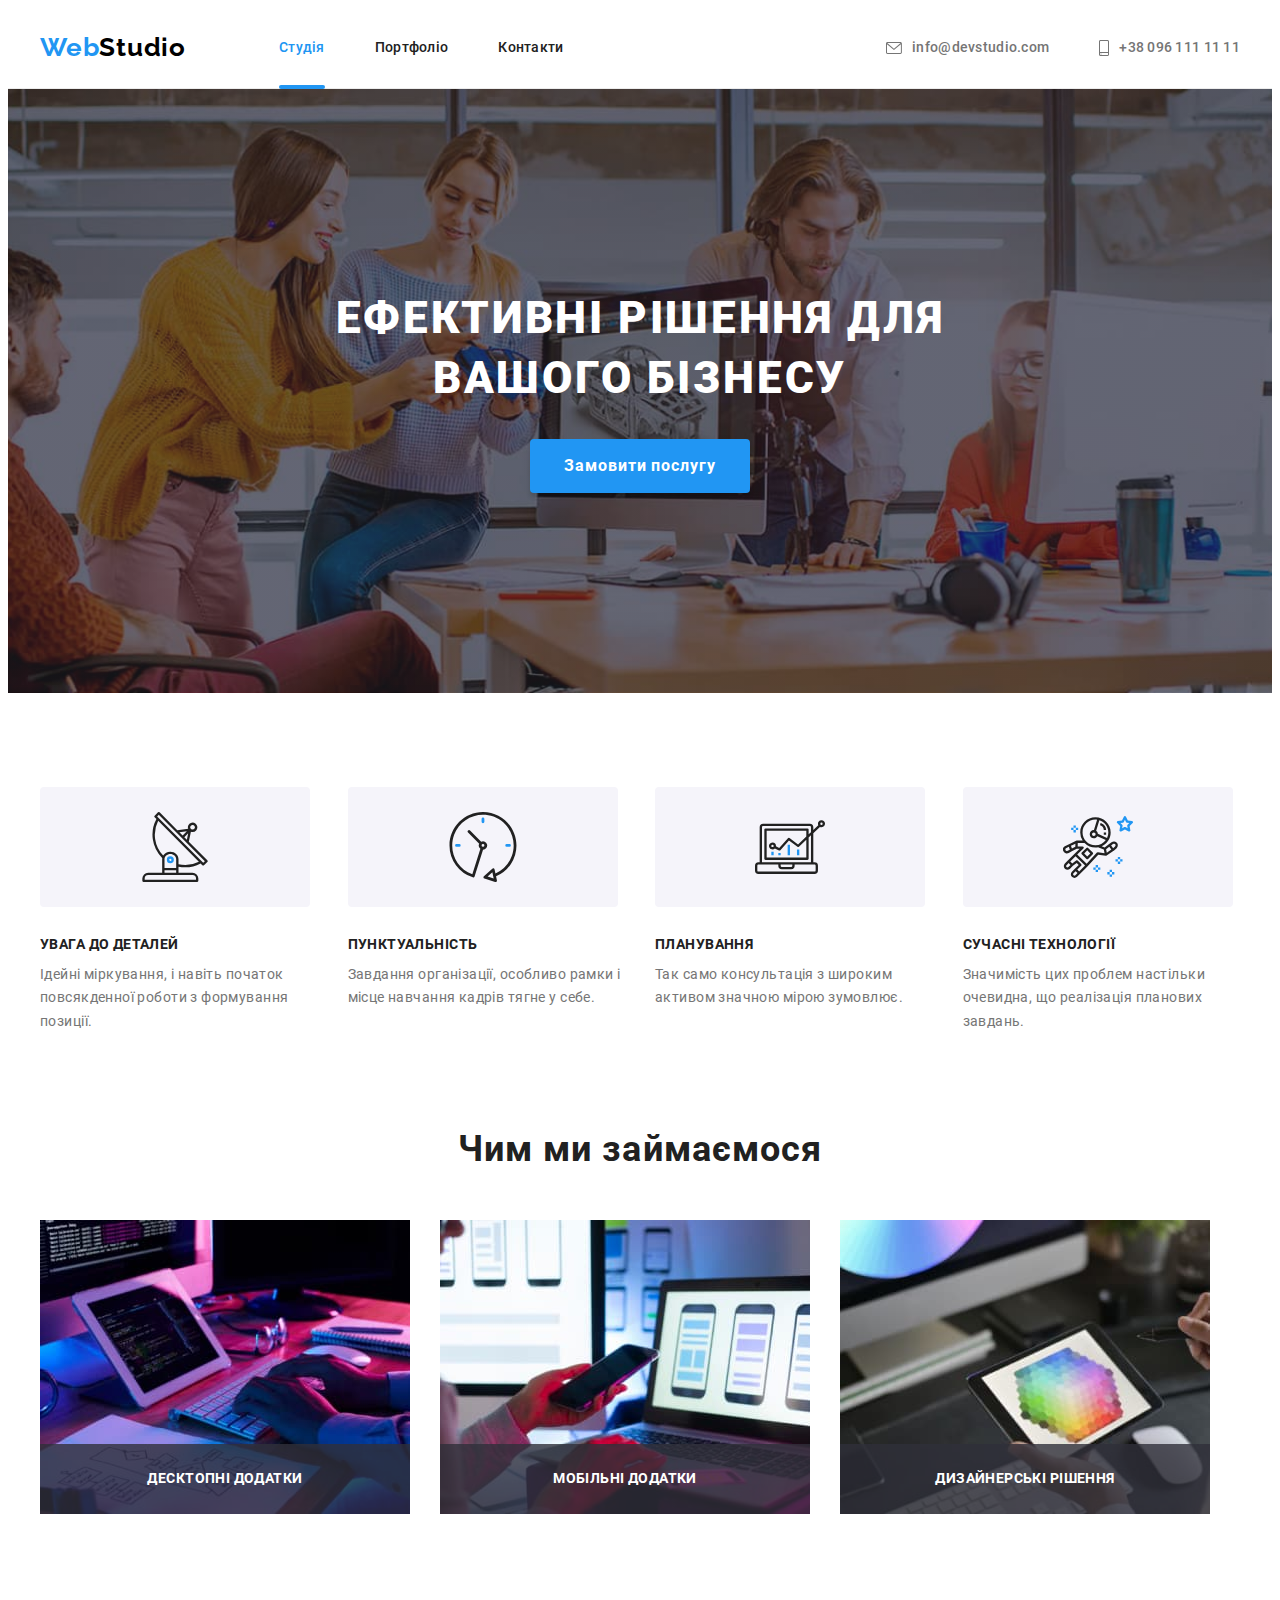
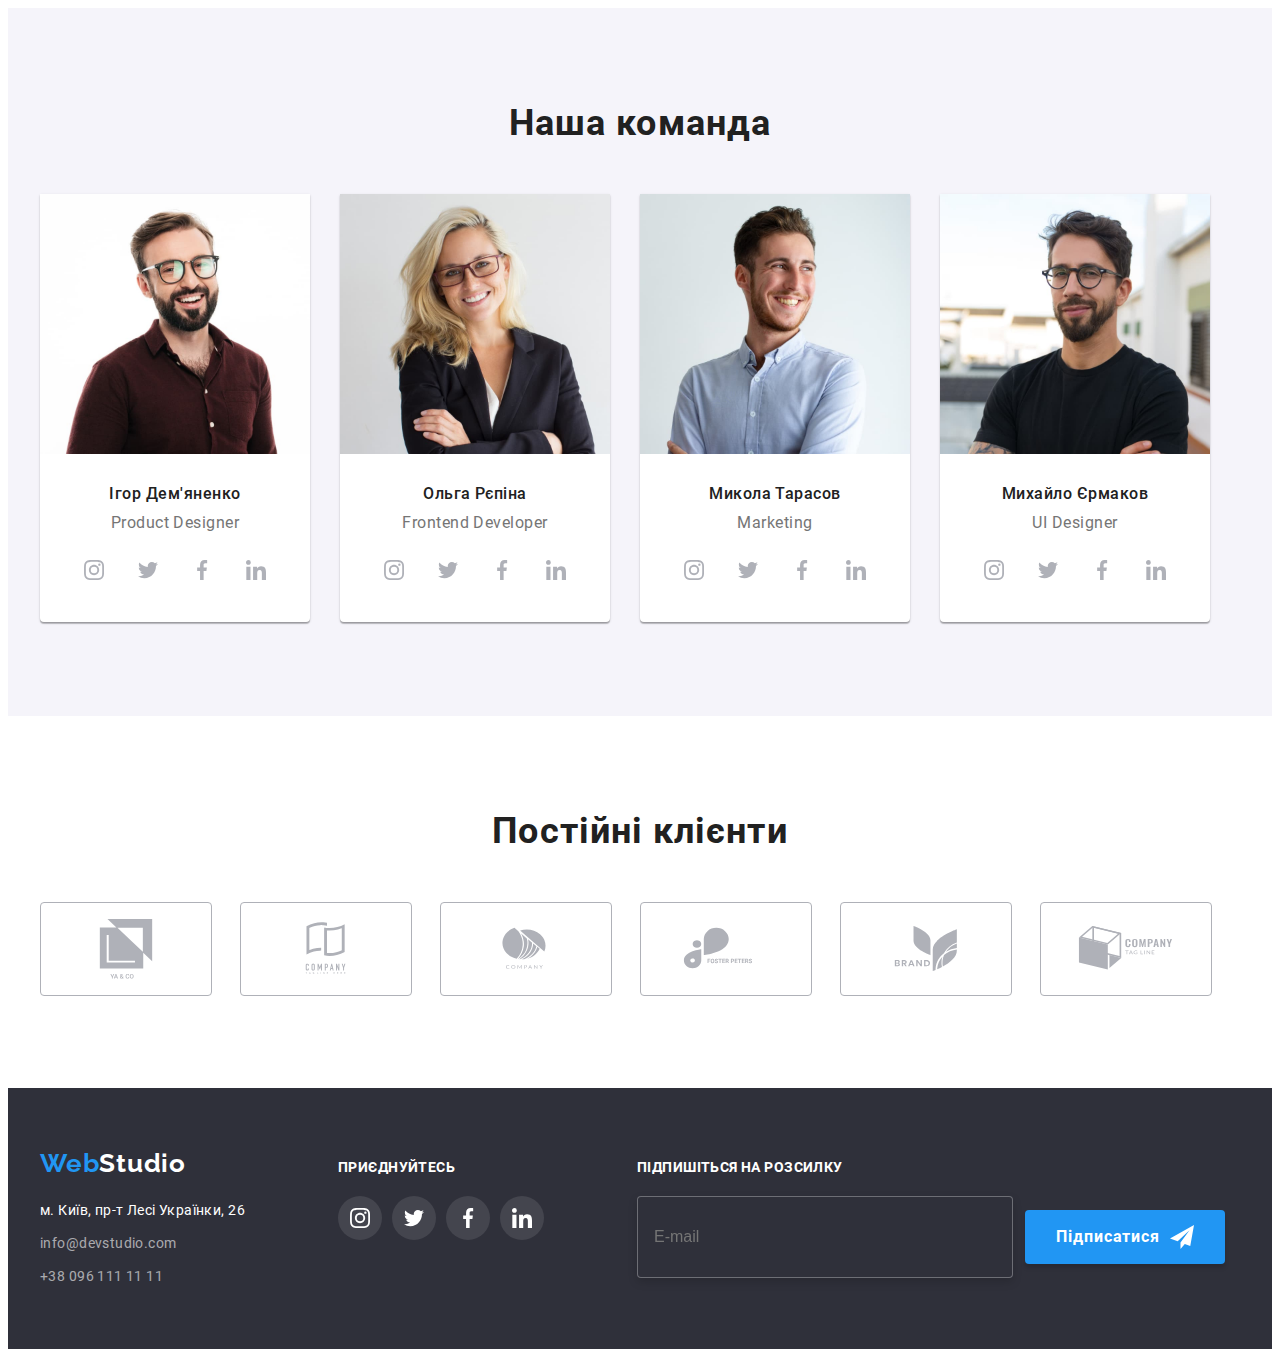
<file: index.html>
<!DOCTYPE html>
<html lang="uk">
  <head>
    <meta charset="UTF-8" />
    <meta http-equiv="X-UA-Compatible" content="IE=edge" />
    <meta name="viewport" content="width=device-width, initial-scale=1.0" />
    <title>WebStudio</title>
    <!-- Fonts по ссылке -->
    <!-- <link
      href="https://fonts.googleapis.com/css2?family=Raleway:wght@700&family=Roboto:wght@400;500;700;900&display=swap"
      rel="stylesheet"
    /> -->

    <!-- Normalizer -->
    <link
      rel="stylesheet"
      href="https://cdnjs.cloudflare.com/ajax/libs/modern-normalize/1.1.0/modern-normalize.min.css"
      integrity="sha512-wpPYUAdjBVSE4KJnH1VR1HeZfpl1ub8YT/NKx4PuQ5NmX2tKuGu6U/JRp5y+Y8XG2tV+wKQpNHVUX03MfMFn9Q=="
      crossorigin="anonymous"
      referrerpolicy="no-referrer"
    />
    <!-- Styles -->
    <!-- <link rel="stylesheet" href="./css/styles.css" /> -->
    <link rel="stylesheet" href="./css/main.min.css" />
  </head>
  <body>
    <!-- Шапка сайта -->
    <header class="header">
      <div class="container">
        <div class="header__container">
          <nav class="header__nav">
            <a href="" class="header__logo logo"
              >Web<span class="logo__span">Studio</span></a
            >
            <ul class="header__menu list">
              <li>
                <a
                  href="./index.html"
                  class="header__link header__link--current"
                  >Студія</a
                >
              </li>
              <li>
                <a href="./portfolio.html" class="header__link">Портфоліо</a>
              </li>
              <li><a href="" class="header__link">Контакти</a></li>
            </ul>
          </nav>
          <ul class="header__contacts contacts list">
            <li>
              <a href="mailto:info@devstudio.com" class="contacts__link"
                ><svg class="contacts__icon" width="16px" height="12px">
                  <use href="./images/icons.svg#icon-envelope"></use></svg
                >info@devstudio.com</a
              >
            </li>
            <li>
              <a href="tel:+380961111111" class="contacts__link"
                ><svg class="contacts__icon" width="10px" height="16px">
                  <use href="./images/icons.svg#icon-smartphone"></use></svg
                >+38 096 111 11 11</a
              >
            </li>
          </ul>
        </div>
      </div>
    </header>
    <main>
      <!-- Герой -->

      <section class="hero">
        <div class="container">
          <h1 class="hero__title">
            Ефективні рішення для <br />
            вашого бізнесу
          </h1>
          <div class="hero__btn">
            <button type="button" class="hero__button button" data-modal-open>
              Замовити послугу
            </button>
          </div>
        </div>
      </section>

      <!-- Переваги -->
      <section class="advantages section">
        <div class="container">
          <!-- Переваги потім скрити -->
          <h2 class="visually-hidden">Наші Переваги</h2>
          <ul class="advantages__list list">
            <li class="advantages__item">
              <div class="advantage-card">
                <div class="advantage-card__icon-fon">
                  <svg class="advantage-card__icon" width="70px" height="70px">
                    <use href="./images/icons.svg#icon-antenna"></use>
                  </svg>
                </div>
                <h3 class="advantage-card__header">Увага до деталей</h3>
                <p class="advantage-card__text">
                  Ідейні міркування, і навіть початок повсякденної роботи з
                  формування позиції.
                </p>
              </div>
            </li>
            <li class="advantages__item">
              <div class="advantage-card">
                <div class="advantage-card__icon-fon">
                  <svg class="advantage-card__icon" width="70px" height="70px">
                    <use href="./images/icons.svg#icon-clock"></use>
                  </svg>
                </div>
                <h3 class="advantage-card__header">Пунктуальність</h3>
                <p class="advantage-card__text">
                  Завдання організації, особливо рамки і місце навчання кадрів
                  тягне у себе.
                </p>
              </div>
            </li>
            <li class="advantages__item">
              <div class="advantage-card">
                <div class="advantage-card__icon-fon">
                  <svg class="advantage__icon" width="70px" height="70px">
                    <use href="./images/icons.svg#icon-diagram"></use>
                  </svg>
                </div>
                <h3 class="advantage-card__header">Планування</h3>
                <p class="advantage-card__text">
                  Так само консультація з широким активом значною мірою
                  зумовлює.
                </p>
              </div>
            </li>
            <li class="advantages__item">
              <div class="advantage-card">
                <div class="advantage-card__icon-fon">
                  <svg class="advantage-card__icon" width="70px" height="70px">
                    <use href="./images/icons.svg#icon-astronaut"></use>
                  </svg>
                </div>
                <h3 class="advantage-card__header">Сучасні технології</h3>
                <p class="advantage-card__text">
                  Значимість цих проблем настільки очевидна, що реалізація
                  планових завдань.
                </p>
              </div>
            </li>
          </ul>
        </div>
      </section>
      <!--Список послуг-->
      <section class="services section">
        <div class="container">
          <h2 class="services__header">Чим ми займаємося</h2>
          <ul class="services__list list">
            <li>
              <div class="services__item">
                <img src="./images/box1.jpg" alt="Послуга1" width="370" />
                <p class="services__text">Десктопні додатки</p>
              </div>
            </li>

            <li>
              <div class="services__item">
                <img src="./images/box2.jpg" alt="Послуга2" width="370" />
                <p class="services__text">Мобільні додатки</p>
              </div>
            </li>
            <li>
              <div class="services__item">
                <img src="./images/box3.jpg" alt="Послуга3" width="370" />
                <p class="services__text">Дизайнерські рішення</p>
              </div>
            </li>
          </ul>
        </div>
      </section>
      <!--Команда-->
      <section class="team section">
        <div class="container">
          <h2 class="team__header">Наша команда</h2>
          <ul class="team__list list">
            <li class="team__item">
              <img
                src="./images/idemianenko.jpg"
                alt="Ігор Дем'яненко"
                width="270"
              />
              <div class="team__description">
                <h3 class="team__name">Ігор Дем'яненко</h3>
                <p lang="en" class="team__position">Product Designer</p>

                <div class="social">
                  <ul class="team__social social__list list">
                    <li class="social__item">
                      <a href="" class="social__link">
                        <svg class="social__icon" width="20px" height="20px">
                          <use href="./images/icons.svg#icon-instagram"></use>
                        </svg>
                      </a>
                    </li>
                    <li class="social__item">
                      <a href="" class="social__link">
                        <svg class="social__icon" width="20px" height="20px">
                          <use href="./images/icons.svg#icon-twitter"></use>
                        </svg>
                      </a>
                    </li>
                    <li class="social__item">
                      <a href="" class="social__link">
                        <svg class="social__icon" width="20px" height="20px">
                          <use href="./images/icons.svg#icon-facebook"></use>
                        </svg>
                      </a>
                    </li>
                    <li class="social__item">
                      <a href="" class="social__link">
                        <svg class="social__icon" width="20px" height="20px">
                          <use href="./images/icons.svg#icon-linkedin"></use>
                        </svg>
                      </a>
                    </li>
                  </ul>
                </div>
              </div>
            </li>
            <li class="team__item">
              <img src="./images/orepina.jpg" alt="Ольга Рєпіна" width="270" />
              <div class="team__description">
                <h3 class="team__name">Ольга Рєпіна</h3>
                <p lang="en" class="team__position">Frontend Developer</p>

                <div class="social">
                  <ul class="team__social social__list list">
                    <li class="social__item">
                      <a href="" class="social__link">
                        <svg class="social__icon" width="20px" height="20px">
                          <use href="./images/icons.svg#icon-instagram"></use>
                        </svg>
                      </a>
                    </li>
                    <li class="social__item">
                      <a href="" class="social__link">
                        <svg class="social__icon" width="20px" height="20px">
                          <use href="./images/icons.svg#icon-twitter"></use>
                        </svg>
                      </a>
                    </li>
                    <li class="social__item">
                      <a href="" class="social__link">
                        <svg class="social__icon" width="20px" height="20px">
                          <use href="./images/icons.svg#icon-facebook"></use>
                        </svg>
                      </a>
                    </li>
                    <li class="social__item">
                      <a href="" class="social__link">
                        <svg class="social__icon" width="20px" height="20px">
                          <use href="./images/icons.svg#icon-linkedin"></use>
                        </svg>
                      </a>
                    </li>
                  </ul>
                </div>
              </div>
            </li>
            <li class="team__item">
              <img
                src="./images/mtarasov.jpg"
                alt="Микола Тарасов"
                width="270"
              />
              <div class="team__description">
                <h3 class="team__name">Микола Тарасов</h3>
                <p lang="en" class="team__position">Marketing</p>

                <div class="social">
                  <ul class="team__social social__list list">
                    <li class="social__item">
                      <a href="" class="social__link">
                        <svg class="social__icon" width="20px" height="20px">
                          <use href="./images/icons.svg#icon-instagram"></use>
                        </svg>
                      </a>
                    </li>
                    <li class="social__item">
                      <a href="" class="social__link">
                        <svg class="social__icon" width="20px" height="20px">
                          <use href="./images/icons.svg#icon-twitter"></use>
                        </svg>
                      </a>
                    </li>
                    <li class="social__item">
                      <a href="" class="social__link">
                        <svg class="social__icon" width="20px" height="20px">
                          <use href="./images/icons.svg#icon-facebook"></use>
                        </svg>
                      </a>
                    </li>
                    <li class="social__item">
                      <a href="" class="social__link">
                        <svg class="social__icon" width="20px" height="20px">
                          <use href="./images/icons.svg#icon-linkedin"></use>
                        </svg>
                      </a>
                    </li>
                  </ul>
                </div>
              </div>
            </li>
            <li class="team__item">
              <img
                src="./images/mermakov.jpg"
                alt="Михайло Єрмаков"
                width="270"
              />
              <div class="team__description">
                <h3 class="team__name">Михайло Єрмаков</h3>
                <p lang="en" class="team__position">UI Designer</p>

                <div class="social">
                  <ul class="team__social social__list list">
                    <li class="social__item">
                      <a href="" class="social__link">
                        <svg class="social__icon" width="20px" height="20px">
                          <use href="./images/icons.svg#icon-instagram"></use>
                        </svg>
                      </a>
                    </li>
                    <li class="social__item">
                      <a href="" class="social__link">
                        <svg class="social__icon" width="20px" height="20px">
                          <use href="./images/icons.svg#icon-twitter"></use>
                        </svg>
                      </a>
                    </li>
                    <li class="social__item">
                      <a href="" class="social__link">
                        <svg class="social__icon" width="20px" height="20px">
                          <use href="./images/icons.svg#icon-facebook"></use>
                        </svg>
                      </a>
                    </li>
                    <li class="social__item">
                      <a href="" class="social__link">
                        <svg class="social__icon" width="20px" height="20px">
                          <use href="./images/icons.svg#icon-linkedin"></use>
                        </svg>
                      </a>
                    </li>
                  </ul>
                </div>
              </div>
            </li>
          </ul>
        </div>
      </section>

      <section class="clients section">
        <div class="container">
          <h2 class="clients__header">Постійні клієнти</h2>
          <ul class="clients__list list">
            <li class="clients__item">
              <a href="" class="clients__link">
                <svg class="clients__icon" width="106px" height="60px">
                  <use href="./images/icons.svg#icon-client1"></use>
                </svg>
              </a>
            </li>
            <li class="clients__item">
              <a href="" class="clients__link">
                <svg class="clients__icon" width="106px" height="60px">
                  <use href="./images/icons.svg#icon-client2"></use>
                </svg>
              </a>
            </li>
            <li class="clients__item">
              <a href="" class="clients__link">
                <svg class="clients__icon" width="106px" height="60px">
                  <use href="./images/icons.svg#icon-client3"></use>
                </svg>
              </a>
            </li>
            <li class="clients__item">
              <a href="" class="clients__link">
                <svg class="clients__icon" width="106px" height="60px">
                  <use href="./images/icons.svg#icon-client4"></use>
                </svg>
              </a>
            </li>
            <li class="clients__item">
              <a href="" class="clients__link">
                <svg class="clients__icon" width="106px" height="60px">
                  <use href="./images/icons.svg#icon-client5"></use>
                </svg>
              </a>
            </li>
            <li class="clients__item">
              <a href="" class="clients__link">
                <svg class="clients__icon" width="106px" height="60px">
                  <use href="./images/icons.svg#icon-client6"></use>
                </svg>
              </a>
            </li>
          </ul>
        </div>
      </section>
    </main>
    <!-- Футер -->
    <footer class="footer">
      <div class="container">
        <div class="footer__thumb">
          <div class="footer__container">
            <div class="address">
              <a href="" class="footer__logo logo"
                >Web<span class="logo__span--footer">Studio</span></a
              >
              <address class="address">
                <ul class="address__list list">
                  <li class="address__item">
                    <a
                      href="https://goo.gl/maps/rqfdBLED6GsDDK1P9"
                      target="_blank"
                      rel="noreferrer noopener nofollow"
                      class="address__link address__link--color"
                      >м. Київ, пр-т Лесі Українки, 26</a
                    >
                  </li>
                  <li class="address__item">
                    <a href="mailto:info@devstudio.com" class="address__link"
                      >info@devstudio.com</a
                    >
                  </li>
                  <li class="address__item">
                    <a href="tel:+380961111111" class="address__link"
                      >+38 096 111 11 11</a
                    >
                  </li>
                </ul>
              </address>
            </div>
            <div class="social">
              <p class="social__label">Приєднуйтесь</p>

              <ul class="social__list list">
                <li class="social__item">
                  <a href="" class="social__link social__link--footer">
                    <svg class="social__icon" width="20px" height="20px">
                      <use href="./images/icons.svg#icon-instagram"></use>
                    </svg>
                  </a>
                </li>
                <li class="social__item">
                  <a href="" class="social__link social__link--footer">
                    <svg class="social__icon" width="20px" height="20px">
                      <use href="./images/icons.svg#icon-twitter"></use>
                    </svg>
                  </a>
                </li>
                <li class="social__item">
                  <a href="" class="social__link social__link--footer">
                    <svg class="social__icon" width="20px" height="20px">
                      <use href="./images/icons.svg#icon-facebook"></use>
                    </svg>
                  </a>
                </li>
                <li class="social__item">
                  <a href="" class="social__link social__link--footer">
                    <svg class="social__icon" width="20px" height="20px">
                      <use href="./images/icons.svg#icon-linkedin"></use>
                    </svg>
                  </a>
                </li>
              </ul>
            </div>
          </div>
          <div class="subscribe">
            <p class="subscribe__label">Підпишіться на розсилку</p>
            <form class="subscribe__forma">
              <div class="subscribe__field">
                <input
                  type="email"
                  name="mail"
                  id="mail"
                  placeholder="E-mail"
                  class="subscribe__input"
                />

                <button type="submit" class="subscribe__button button">
                  Підписатися
                  <svg class="subscribe__btn-icon" width="24" height="24">
                    <use href="./images/icons.svg#icon-send"></use>
                  </svg>
                </button>
              </div>
            </form>
          </div>
        </div>
      </div>
    </footer>

    <!-- Модальне вікно -->
    <div class="backdrop is-hidden" data-modal>
      <div class="modal">
        <div class="modal__container">
          <!-- Button "close" on modal window -->
          <button
            type="button"
            class="modal__btn-close button-close"
            data-modal-close
          >
            <svg width="18" height="18" class="button-close__icon">
              <use href="./images/icons.svg#icon-close"></use>
            </svg>
          </button>

          <b class="modal__form-title"
            >Залиште свої дані, ми вам передзвонимо</b
          >

          <form name="contact-form">
            <div class="modal__form-field form-field">
              <label for="name" class="form-field__label">Ім'я</label>
              <div class="form-field__control">
                <input
                  type="text"
                  name="name"
                  id="name"
                  class="form-field__input"
                  required
                  autofocus
                />
                <svg width="18" height="18" class="form-field__icon">
                  <use href="./images/icons.svg#icon-person"></use>
                </svg>
              </div>
            </div>

            <div class="modal__form-field form-field">
              <label for="tel" class="form-field__label">Телефон</label>
              <div class="form-field__control">
                <input
                  type="tel"
                  name="tel"
                  id="tel"
                  class="form-field__input"
                  required
                />
                <svg width="18" height="18" class="form-field__icon">
                  <use href="./images/icons.svg#icon-phone"></use>
                </svg>
              </div>
            </div>

            <div class="modal__form-field form-field">
              <label for="email" class="form-field__label">Пошта</label>
              <div class="form-field__control">
                <input
                  type="email"
                  name="email"
                  id="email"
                  class="form-field__input"
                  required
                />
                <svg width="18" height="18" class="form-field__icon">
                  <use href="./images/icons.svg#icon-email"></use>
                </svg>
              </div>
            </div>

            <div class="modal__form-field form-field">
              <label for="comment" class="form-field__label">Коментар</label>
              <textarea
                class="form-field__textarea"
                name="comment"
                id="comment"
                placeholder="Введіть текст"
              ></textarea>

              <div class="form-field__checkbox modal__checkbox">
                <input
                  type="checkbox"
                  name="policy"
                  id="policy"
                  class="form-field__checkbox-input"
                />
                <svg width="16" height="15" class="form-field__checkbox-icon">
                  <use href="./images/icons.svg#icon-check"></use>
                </svg>
                <label for="policy" class="form-field__policy-label"
                  >Погоджуюся з розсилкою та приймаю
                  <a href="#" class="form-field__policy-link"
                    >Умови договору</a
                  ></label
                >
              </div>
            </div>

            <button type="submit" class="modal__btn-form button">
              Відправити
            </button>
          </form>
        </div>
      </div>
    </div>

    <script src="./js/modal.js"></script>
  </body>
</html>
</file>
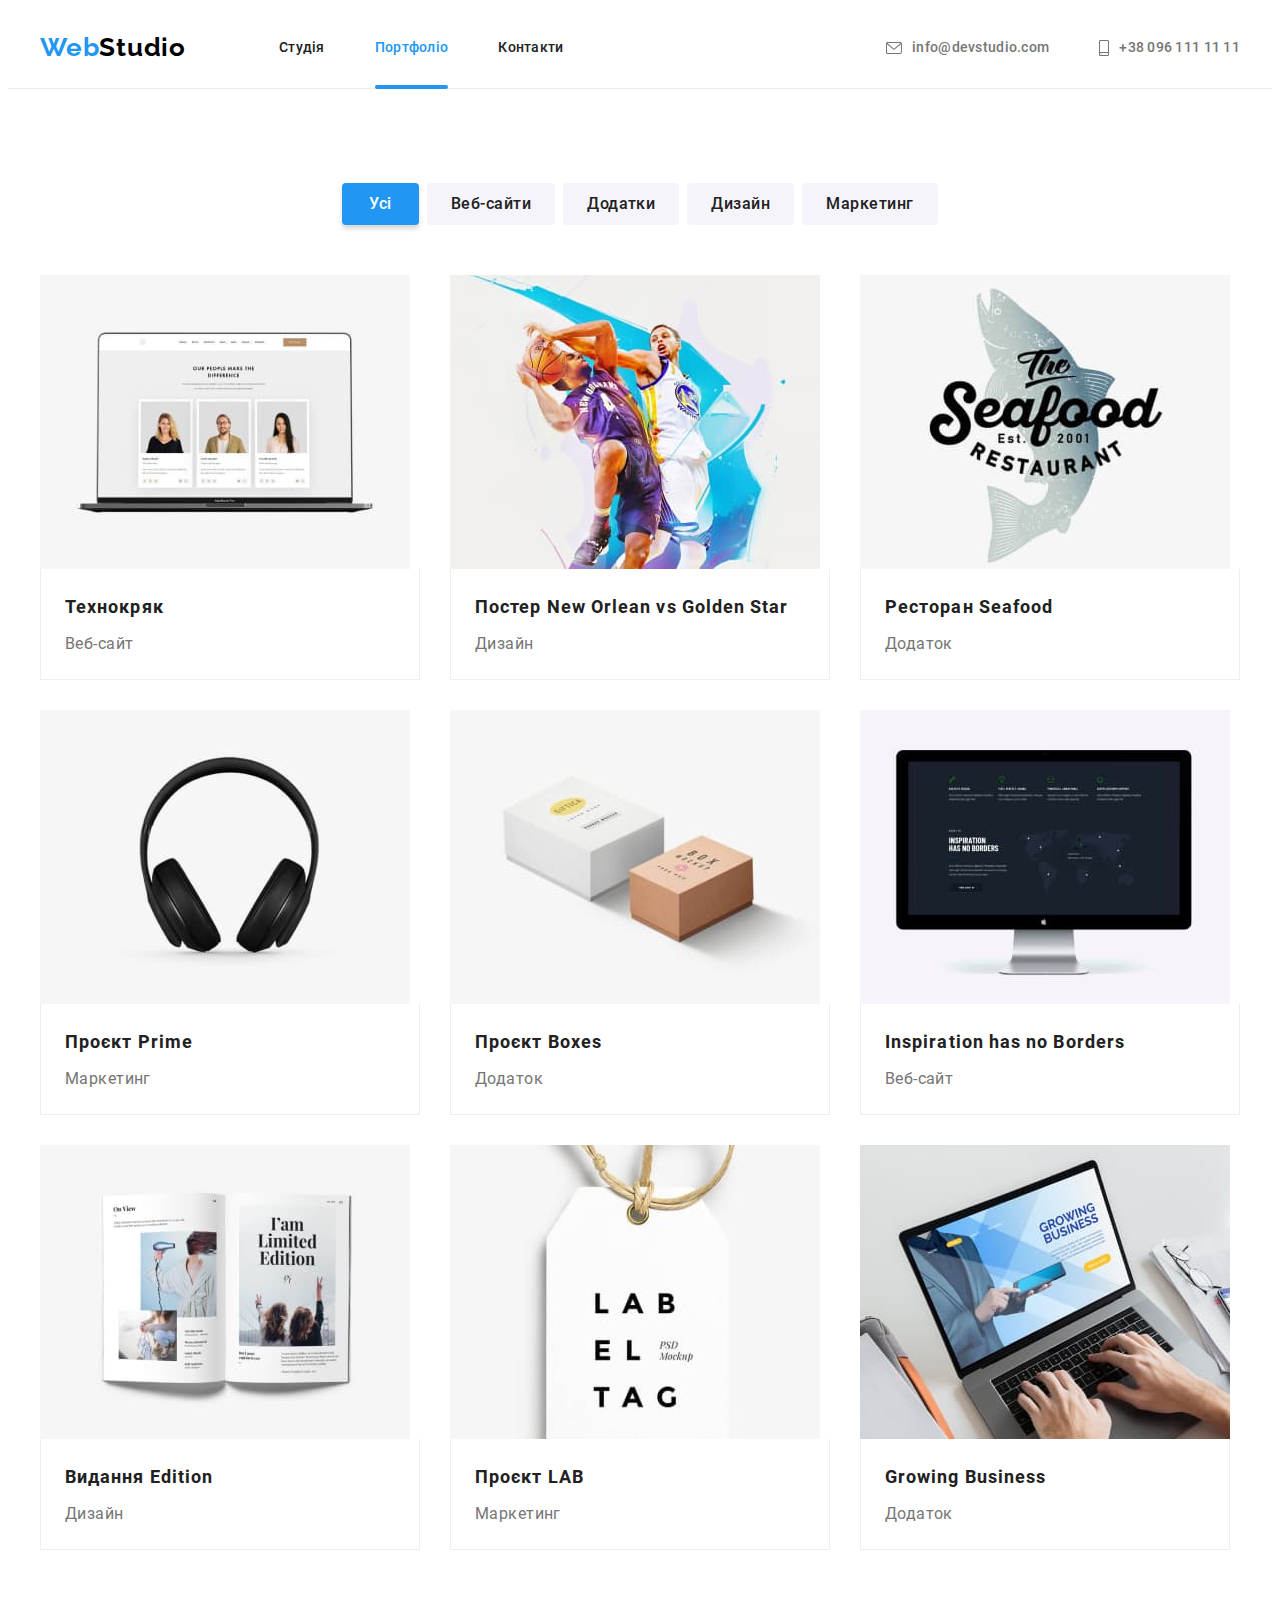
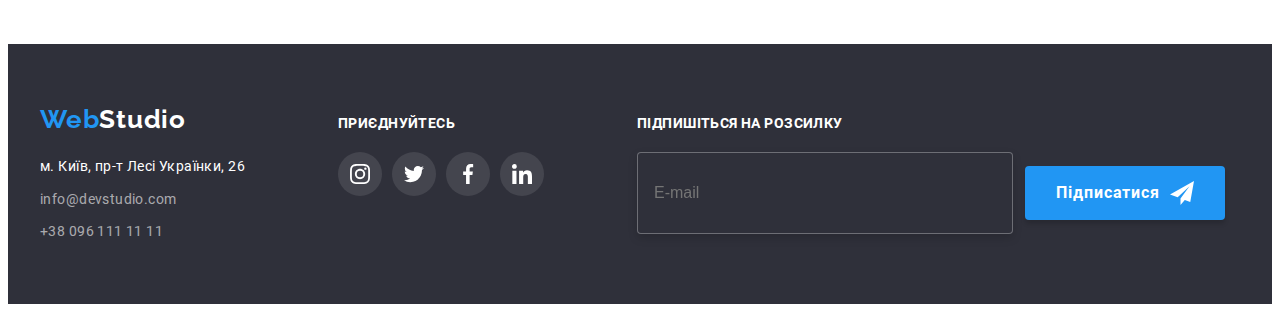
<file: portfolio.html>
<!DOCTYPE html>
<html lang="uk">
  <head>
    <meta charset="UTF-8" />
    <meta http-equiv="X-UA-Compatible" content="IE=edge" />
    <meta name="viewport" content="width=device-width, initial-scale=1.0" />
    <title>Portfolio</title>
    <!-- Fonts по ссылке -->
    <!-- <link
      href="https://fonts.googleapis.com/css2?family=Raleway:wght@700&family=Roboto:wght@400;500;700;900&display=swap"
      rel="stylesheet"
    /> -->
    <!-- Normalizer -->
    <link
      rel="stylesheet"
      href="https://cdnjs.cloudflare.com/ajax/libs/modern-normalize/1.1.0/modern-normalize.min.css"
      integrity="sha512-wpPYUAdjBVSE4KJnH1VR1HeZfpl1ub8YT/NKx4PuQ5NmX2tKuGu6U/JRp5y+Y8XG2tV+wKQpNHVUX03MfMFn9Q=="
      crossorigin="anonymous"
      referrerpolicy="no-referrer"
    />
    <!-- Styles -->
    <!-- <link rel="stylesheet" href="./css/styles.css" /> -->
    <link rel="stylesheet" href="./css/main.min.css" />
  </head>
  <body>
    <!-- Шапка сайта -->
    <header class="header">
      <div class="container">
        <div class="header__container">
          <nav class="header__nav">
            <a href="" class="header__logo logo"
              >Web<span class="logo__span">Studio</span></a
            >
            <ul class="header__menu list">
              <li>
                <a href="./index.html" class="header__link">Студія</a>
              </li>
              <li>
                <a
                  href="./portfolio.html"
                  class="header__link header__link--current"
                  >Портфоліо</a
                >
              </li>
              <li><a href="" class="header__link">Контакти</a></li>
            </ul>
          </nav>
          <ul class="header__contacts contacts list">
            <li>
              <a href="mailto:info@devstudio.com" class="contacts__link"
                ><svg class="contacts__icon" width="16px" height="12px">
                  <use href="./images/icons.svg#icon-envelope"></use></svg
                >info@devstudio.com</a
              >
            </li>
            <li>
              <a href="tel:+380961111111" class="contacts__link"
                ><svg class="contacts__icon" width="10px" height="16px">
                  <use href="./images/icons.svg#icon-smartphone"></use></svg
                >+38 096 111 11 11</a
              >
            </li>
          </ul>
        </div>
      </div>
    </header>

    <main>
      <section class="works">
        <div class="container">
          <!--Заголовок скрити-->
          <h1 class="visually-hidden">Приклади робіт</h1>

          <ul class="works__filter-list list">
            <li>
              <button type="button" class="works__filter primary">Усі</button>
            </li>
            <li>
              <button type="button" class="works__filter secondary">
                Веб-сайти
              </button>
            </li>
            <li>
              <button type="button" class="works__filter secondary">
                Додатки
              </button>
            </li>
            <li>
              <button type="button" class="works__filter secondary">
                Дизайн
              </button>
            </li>
            <li>
              <button type="button" class="works__filter secondary">
                Маркетинг
              </button>
            </li>
          </ul>

          <ul class="works__list list">
            <li class="works__item">
              <a href="" class="card">
                <div class="card__thumb">
                  <img
                    src="./images/tehnokryak.jpg"
                    alt="Екран лептопа, на якому веб-сайт з фото та інформацією про чоловіка та двох жінок"
                    width="370"
                  />
                  <div class="card__overlay">
                    <p class="card__overlay-text">
                      Ресурс пропонує комплексні пропозиції з різним рівнем
                      функціоналу та сервісів. Все це дозволить відвідувачу
                      отримати вичерпні відомості про компанію чи приватну
                      особу.
                    </p>
                  </div>
                </div>
                <div class="card__description">
                  <h2 class="card__title">Технокряк</h2>
                  <p class="card__category">Веб-сайт</p>
                </div>
              </a>
            </li>

            <li class="works__item">
              <a href="" class="card">
                <div class="card__thumb">
                  <img
                    src="./images/NewOrleanvsGoldenStar.jpg"
                    alt="Постер два волейболіста борються за м'яч"
                    width="370"
                  />
                  <div class="card__overlay">
                    <p class="card__overlay-text">
                      Ресурс пропонує комплексні пропозиції з різним рівнем
                      функціоналу та сервісів. Все це дозволить відвідувачу
                      отримати вичерпні відомості про компанію чи приватну
                      особу.
                    </p>
                  </div>
                </div>
                <div class="card__description">
                  <h2 class="card__title">
                    Постер <span lang="en">New Orlean vs Golden Star</span>
                  </h2>
                  <p class="card__category">Дизайн</p>
                </div>
              </a>
            </li>

            <li class="works__item">
              <a href="" class="card">
                <div class="card__thumb">
                  <img
                    src="./images/Seafood.jpg"
                    alt="Логотип ресторану"
                    width="370"
                  />
                  <div class="card__overlay">
                    <p class="card__overlay-text">
                      Ресурс пропонує комплексні пропозиції з різним рівнем
                      функціоналу та сервісів. Все це дозволить відвідувачу
                      отримати вичерпні відомості про компанію чи приватну
                      особу.
                    </p>
                  </div>
                </div>
                <div class="card__description">
                  <h2 class="card__title">
                    Ресторан <span lang="en">Seafood</span>
                  </h2>
                  <p class="card__category">Додаток</p>
                </div>
              </a>
            </li>

            <li class="works__item">
              <a href="" class="card">
                <div class="card__thumb">
                  <img src="./images/Prime.jpg" alt="Навушники" width="370" />
                  <div class="card__overlay">
                    <p class="card__overlay-text">
                      Ресурс пропонує комплексні пропозиції з різним рівнем
                      функціоналу та сервісів. Все це дозволить відвідувачу
                      отримати вичерпні відомості про компанію чи приватну
                      особу.
                    </p>
                  </div>
                </div>
                <div class="card__description">
                  <h2 class="card__title">
                    Проєкт <span lang="en">Prime</span>
                  </h2>
                  <p class="card__category">Маркетинг</p>
                </div>
              </a>
            </li>

            <li class="works__item">
              <a href="" class="card">
                <div class="card__thumb">
                  <img
                    src="./images/Boxes.jpg"
                    alt="Дві картонні коробки"
                    width="370"
                  />
                  <div class="card__overlay">
                    <p class="card__overlay-text">
                      Ресурс пропонує комплексні пропозиції з різним рівнем
                      функціоналу та сервісів. Все це дозволить відвідувачу
                      отримати вичерпні відомості про компанію чи приватну
                      особу.
                    </p>
                  </div>
                </div>
                <div class="card__description">
                  <h2 class="card__title">
                    Проєкт <span lang="en">Boxes</span>
                  </h2>
                  <p class="card__category">Додаток</p>
                </div>
              </a>
            </li>

            <li class="works__item">
              <a href="" class="card">
                <div class="card__thumb">
                  <img
                    src="./images/Inspiration.jpg"
                    alt="Екран монітора з веб-сайтом"
                    width="370"
                  />
                  <div class="card__overlay">
                    <p class="card__overlay-text">
                      Ресурс пропонує комплексні пропозиції з різним рівнем
                      функціоналу та сервісів. Все це дозволить відвідувачу
                      отримати вичерпні відомості про компанію чи приватну
                      особу.
                    </p>
                  </div>
                </div>
                <div class="card__description">
                  <h2 lang="en" class="card__title">
                    Inspiration has no Borders
                  </h2>
                  <p class="card__category">Веб-сайт</p>
                </div>
              </a>
            </li>

            <li class="works__item">
              <a href="" class="card">
                <div class="card__thumb">
                  <img
                    src="./images/LimitedEdition.jpg"
                    alt="Розгорнутий журнал для жінок"
                    width="370"
                  />
                  <div class="card__overlay">
                    <p class="card__overlay-text">
                      Ресурс пропонує комплексні пропозиції з різним рівнем
                      функціоналу та сервісів. Все це дозволить відвідувачу
                      отримати вичерпні відомості про компанію чи приватну
                      особу.
                    </p>
                  </div>
                </div>
                <div class="card__description">
                  <h2 class="card__title">
                    Видання <span lang="en">Edition</span>
                  </h2>
                  <p class="card__category">Дизайн</p>
                </div>
              </a>
            </li>

            <li class="works__item">
              <a href="" class="card">
                <div class="card__thumb">
                  <img
                    src="./images/LAB.jpg"
                    alt="Табличка з літерами на верьовці"
                    width="370"
                  />
                  <div class="card__overlay">
                    <p class="card__overlay-text">
                      Ресурс пропонує комплексні пропозиції з різним рівнем
                      функціоналу та сервісів. Все це дозволить відвідувачу
                      отримати вичерпні відомості про компанію чи приватну
                      особу.
                    </p>
                  </div>
                </div>
                <div class="card__description">
                  <h2 class="card__title">Проєкт <span lang="en">LAB</span></h2>
                  <p class="card__category">Маркетинг</p>
                </div>
              </a>
            </li>
            <li class="works-item">
              <a href="" class="card">
                <div class="card__thumb">
                  <img
                    src="./images/GrowingBusiness.jpg"
                    alt="Чоловік працює на лептопі"
                    width="370"
                  />
                  <div class="card__overlay">
                    <p class="card__overlay-text">
                      Ресурс пропонує комплексні пропозиції з різним рівнем
                      функціоналу та сервісів. Все це дозволить відвідувачу
                      отримати вичерпні відомості про компанію чи приватну
                      особу.
                    </p>
                  </div>
                </div>
                <div class="card__description">
                  <h2 lang="en" class="card__title">Growing Business</h2>
                  <p class="card__category">Додаток</p>
                </div>
              </a>
            </li>
          </ul>
        </div>
      </section>
    </main>
    <!-- Футер -->
    <footer class="footer">
      <div class="container">
        <div class="footer__thumb">
          <div class="footer__container">
            <div class="address">
              <a href="" class="footer__logo logo"
                >Web<span class="logo__span--footer">Studio</span></a
              >
              <address class="address">
                <ul class="address__list list">
                  <li class="address__item">
                    <a
                      href="https://goo.gl/maps/rqfdBLED6GsDDK1P9"
                      target="_blank"
                      rel="noreferrer noopener nofollow"
                      class="address__link address__link--color"
                      >м. Київ, пр-т Лесі Українки, 26</a
                    >
                  </li>
                  <li class="address__item">
                    <a href="mailto:info@devstudio.com" class="address__link"
                      >info@devstudio.com</a
                    >
                  </li>
                  <li class="address__item">
                    <a href="tel:+380961111111" class="address__link"
                      >+38 096 111 11 11</a
                    >
                  </li>
                </ul>
              </address>
            </div>
            <div class="social">
              <p class="social__label">Приєднуйтесь</p>

              <ul class="social__list list">
                <li class="social__item">
                  <a href="" class="social__link social__link--footer">
                    <svg class="social__icon" width="20px" height="20px">
                      <use href="./images/icons.svg#icon-instagram"></use>
                    </svg>
                  </a>
                </li>
                <li class="social__item">
                  <a href="" class="social__link social__link--footer">
                    <svg class="social__icon" width="20px" height="20px">
                      <use href="./images/icons.svg#icon-twitter"></use>
                    </svg>
                  </a>
                </li>
                <li class="social__item">
                  <a href="" class="social__link social__link--footer">
                    <svg class="social__icon" width="20px" height="20px">
                      <use href="./images/icons.svg#icon-facebook"></use>
                    </svg>
                  </a>
                </li>
                <li class="social__item">
                  <a href="" class="social__link social__link--footer">
                    <svg class="social__icon" width="20px" height="20px">
                      <use href="./images/icons.svg#icon-linkedin"></use>
                    </svg>
                  </a>
                </li>
              </ul>
            </div>
          </div>
          <div class="subscribe">
            <p class="subscribe__label">Підпишіться на розсилку</p>
            <form class="subscribe__forma">
              <div class="subscribe__field">
                <input
                  type="email"
                  name="mail"
                  id="mail"
                  placeholder="E-mail"
                  class="subscribe__input"
                />

                <button type="submit" class="subscribe__button button">
                  Підписатися
                  <svg class="subscribe__btn-icon" width="24" height="24">
                    <use href="./images/icons.svg#icon-send"></use>
                  </svg>
                </button>
              </div>
            </form>
          </div>
        </div>
      </div>
    </footer>
  </body>
</html>
</file>
<file: css/styles.css>
/* utils/_fonts.scss */

/* Подключение локальных шрифтов */
/* roboto-regular - latin */
@font-face {
    font-family: 'Roboto';
    font-style: normal;
    font-weight: 400;
    src: url('../fonts/roboto-v30-latin-regular.eot');
    /* IE9 Compat Modes */
    src: local(''),
        url('../fonts/roboto-v30-latin-regular.eot?#iefix') format('embedded-opentype'),
        /* IE6-IE8 */
    url('../fonts/roboto-v30-latin-regular.woff2') format('woff2'),
        /* Super Modern Browsers */
    url('../fonts/roboto-v30-latin-regular.woff') format('woff'),
        /* Modern Browsers */
    url('../fonts/roboto-v30-latin-regular.ttf') format('truetype'),
        /* Safari, Android, iOS */
    url('../fonts/roboto-v30-latin-regular.svg#Roboto') format('svg');
    /* Legacy iOS */
}

/* roboto-500 - latin */
@font-face {
    font-family: 'Roboto';
    font-style: normal;
    font-weight: 500;
    src: url('../fonts/roboto-v30-latin-500.eot');
    /* IE9 Compat Modes */
    src: local(''),
        url('../fonts/roboto-v30-latin-500.eot?#iefix') format('embedded-opentype'),
        /* IE6-IE8 */
        url('../fonts/roboto-v30-latin-500.woff2') format('woff2'),
        /* Super Modern Browsers */
        url('../fonts/roboto-v30-latin-500.woff') format('woff'),
        /* Modern Browsers */
        url('../fonts/roboto-v30-latin-500.ttf') format('truetype'),
        /* Safari, Android, iOS */
        url('../fonts/roboto-v30-latin-500.svg#Roboto') format('svg');
    /* Legacy iOS */
}

/* roboto-700 - latin */
@font-face {
    font-family: 'Roboto';
    font-style: normal;
    font-weight: 700;
    src: url('../fonts/roboto-v30-latin-700.eot');
    /* IE9 Compat Modes */
    src: local(''),
        url('../fonts/roboto-v30-latin-700.eot?#iefix') format('embedded-opentype'),
        /* IE6-IE8 */
        url('../fonts/roboto-v30-latin-700.woff2') format('woff2'),
        /* Super Modern Browsers */
        url('../fonts/roboto-v30-latin-700.woff') format('woff'),
        /* Modern Browsers */
        url('../fonts/roboto-v30-latin-700.ttf') format('truetype'),
        /* Safari, Android, iOS */
        url('../fonts/roboto-v30-latin-700.svg#Roboto') format('svg');
    /* Legacy iOS */
}

/* roboto-900 - latin */
@font-face {
    font-family: 'Roboto';
    font-style: normal;
    font-weight: 900;
    src: url('../fonts/roboto-v30-latin-900.eot');
    /* IE9 Compat Modes */
    src: local(''),
        url('../fonts/roboto-v30-latin-900.eot?#iefix') format('embedded-opentype'),
        /* IE6-IE8 */
        url('../fonts/roboto-v30-latin-900.woff2') format('woff2'),
        /* Super Modern Browsers */
        url('../fonts/roboto-v30-latin-900.woff') format('woff'),
        /* Modern Browsers */
        url('../fonts/roboto-v30-latin-900.ttf') format('truetype'),
        /* Safari, Android, iOS */
        url('../fonts/roboto-v30-latin-900.svg#Roboto') format('svg');
    /* Legacy iOS */
}

/* raleway-regular - latin */
@font-face {
    font-family: 'Raleway';
    font-style: normal;
    font-weight: 400;
    src: local(''),
        url('../fonts/raleway-v28-latin-regular.woff2') format('woff2'),
        /* Chrome 26+, Opera 23+, Firefox 39+ */
        url('../fonts/raleway-v28-latin-regular.woff') format('woff'); 
    /* Chrome 6+, Firefox 3.6+, IE 9+, Safari 5.1+ */
}

/* raleway-700 - latin */
@font-face {
    font-family: 'Raleway';
    font-style: normal;
    font-weight: 700;
    src: local(''),
        url('../fonts/raleway-v28-latin-700.woff2') format('woff2'),
        /* Chrome 26+, Opera 23+, Firefox 39+ */
        url('../fonts/raleway-v28-latin-700.woff') format('woff');
    /* Chrome 6+, Firefox 3.6+, IE 9+, Safari 5.1+ */
}

/* utils/_vars.scss */

/* цвет основного текста #757575; */
/* цвет заголовков #212121; */
/* цвет акцента #2196F3; */
/* цвет лого-header #000000; */
/* цвет h1 #FFFFFF; */
/* цвет контактов в футере rgba(255, 255, 255, 0.6); */
/* цвет фона секции #F5F4FA; */
/* цвет фона футера #2F303A; */
/* цвет кнопки на index.html при hover и focus #188CE8 */
/* цвет back фона hero #C4C4C4; */

/* цвет границы карточки  #EEEEEE;*/
/* цвет границы header  #ECECEC;*/

/* цвет иконок в неактивном состоянии #AFB1B8 */
/* цвет иконок футера в неактивном состоянии rgba(255, 255, 255, 0.1); */

/* цвет границы модальной кнопки rgba(0, 0, 0, 0.1); */
/* цвет backdrop rgba(0, 0, 0, 0.2); */

/*  цвет текста в textarea rgba(117, 117, 117, 0.5);*/

:root{
    --accent-color:#2196F3;
    --logo-header-color:#000000;
    --secondary-color:#FFFFFF;
    --primary-text-color:#757575;
    --secondary-text-color:#212121;
    --secondary-background-color:#2F303A;
    --contacts-footer-color:rgba(255, 255, 255, 0.6); 
    --secondary-button-color:#F5F4FA;
    --button-hover-color: #188CE8;
    --color-border-card: #EEEEEE;
    --color-border-header:#ECECEC;
    --color-hero-background:#C4C4C4;
    --color-inactive-icon:#AFB1B8;
    --inactive-icon-footer: rgba(255, 255, 255, 0.1);
    --modal-button-border: rgba(0, 0, 0, 0.1);
    --backdrop-background-color: rgba(0, 0, 0, 0.2);
    --overlay-background-color: rgba(33, 150, 243, 0.9);
    --textarea-color: rgba(117, 117, 117, 0.5);

    

}
/* base/_base.scss */
body{
    background-color: var(--secondary-color);
    color: var(--primary-text-color);

    font-family: 'Roboto', sans-serif;
    font-size: 14px;
    line-height: 1.7;
    letter-spacing: 0.03em;
}


/* base/_reset.scss */
.list {
    list-style: none;
    padding: 0;
    margin: 0;
}

h1,
h2,
h3,
h4,
h5,
h6,
p {
    margin: 0;
}

/* base/_base.scss */
img {
    display: block;
    max-width: 100%;
    height: auto;
}

/* layout/_container.scss */
.container{
    width:100%;
    max-width: 1200px;
    padding: 0 15px;
    margin: 0 auto;

}

/* layout/_section.scss */
.section{
    padding: 94px 0;
}

/* base/_base.scss */
.visually-hidden {
    position: absolute;
    white-space: nowrap;
    width: 1px;
    height: 1px;
    overflow: hidden;
    border: 0;
    padding: 0;
    clip: rect(0 0 0 0);
    clip-path: inset(50%);
    margin: -1px;
}

/* layout/_header.scss */
.header{
    border-bottom: 1px solid var(--color-border-header);

}

.header__container{
    display:flex;
    align-items: center;
    
}
.header__nav {
    display: flex;
    align-items: center;
    
}
.header__menu {
    display: flex;
    align-items: center;
    gap: 50px;

    margin-left: 93px;
}

.header__logo {
    display: block;
    padding-top: 24px;
    padding-bottom: 25px;

}

.header__link {
    color: var(--secondary-text-color);

    font-weight: 500;
    line-height: 1.14;
    letter-spacing: 0.02em;

    text-decoration: none;

    display: block;
    padding: 32px 0;

    transition: color 250ms cubic-bezier(0.4, 0, 0.2, 1);


}

.header__link--current {
    position: relative;
}

.header__link--current::after {
    display: block;
    content: "";

    position: absolute;
    left: 0;
    bottom: -1px;

    width: 100%;
    height: 4px;
    background-color: var(--accent-color);
    border-radius: 2px;

}

.header__link:hover,
.header__link:focus,
.header__link--current {
    color: var(--accent-color);

}

.header__contacts {
    display: flex;
    justify-content: flex-end;
    gap: 50px;
    align-items: center;

    margin-left: auto;
}


/* layout/_logo.scss */
.logo{
    color: var(--accent-color);
    text-decoration: none;
    
    font-family: 'Raleway', sans-serif;
    font-weight: 700;
    font-size: 26px;
    line-height: 1.19;
    letter-spacing: 0.03em;

}
.logo__span{
    color: var(--logo-header-color);

}
.logo__span--footer{
    color: var(--secondary-color);
    
}

/* components/_contacts-list.scss */
.contacts__link{
    color: var(--primary-text-color);
    
    font-weight: 500;
    line-height: 1.14;
    letter-spacing: 0.02em;

    text-decoration: none;

    padding: 32px 0;

    display: flex;
    align-items: center;   

    transition: color 250ms cubic-bezier(0.4, 0, 0.2, 1);
}

.contacts__link:hover,
.contacts__link:focus{
    color: var(--accent-color);
}

.contacts__icon{
    fill:currentColor;
    margin-right: 10px;
}

/* layout/_hero-section.scss */

.hero{
    max-width: 1600px;
   
    margin-left: auto;
    margin-right: auto;
    background-color: var(--color-hero-background); 
    background-image: linear-gradient(to right,rgba(47, 48, 58, 0.4),rgba(47, 48, 58, 0.4)), url("../images/heroBackground.jpg");
    
    background-repeat: no-repeat;
    background-position: center;
    background-size: cover;
      
    padding: 200px 0; 
   
       
} 

.hero__title{
    color:var(--secondary-color);

    font-weight: 900;
    font-size: 44px;
    line-height: 1.36;
    text-align: center;
    letter-spacing: 0.06em;
    text-transform: uppercase;

    margin-bottom: 30px;

   
}

.hero__btn {
    display: flex;
    justify-content: center;
}

.hero__button{
    padding: 10px 32px;
    text-align: center;
}

/* components/_button.scss */
.button
{
    background-color: var(--accent-color);
    color: var(--secondary-color);
    box-shadow: 0px 4px 4px rgba(0, 0, 0, 0.15);
    border-radius: 4px;
    border-color: transparent;

    font-family: inherit;
   
    font-weight: 700;
    font-size: 16px;
    line-height: 1.875;  
   
    letter-spacing: 0.06em;

    cursor: pointer;

    transition: background-color 250ms cubic-bezier(0.4, 0, 0.2, 1), color 250ms cubic-bezier(0.4, 0, 0.2, 1);
 
}


.button:hover,
.button:focus{
    background-color: var(--button-hover-color);
    

}


   
/* layout/_advantages-section.scss */
.advantages__list{
    display:flex;
    gap: 30px;
 
}
.advantages__item{
    flex-basis: calc((100% - 90px) / 4);
}

/* components/_advantage-card.scss */
.advantage-card__icon-fon{
    padding: 0;
    border: none;
    width: 270px;
    height: 120px;
    border-radius: 4px;
    background-color: var(--secondary-button-color);

    display: flex;
    justify-content: center;
    align-items: center;

    
    
}

.advantage-card__header{
    color: var(--secondary-text-color);
    font-size: 14px;
    font-weight: 700;
    line-height: 1.14;
    letter-spacing: 0.03em;
    text-transform: uppercase;

    margin-top:30px;
    margin-bottom: 10px;
}

.advantage-card__text{

    line-height: 1.7;
    letter-spacing: 0.03em;
}

/* layout/_services-section.scss */
.services{
    padding-top: 0;
}

.services__header{
    color: var(--secondary-text-color);

    font-weight: 700;
    font-size: 36px;
    line-height: 1.17;
    text-align: center;
    letter-spacing: 0.03em;

    margin-bottom: 50px;

}
.services__item{
    position: relative;
}

.services__list{
    display: flex;
    column-gap: 30px;

  
}

.services__text{
    position: absolute;
    bottom: 0;
    left: 0;

    padding-top: 27px;
    padding-bottom: 27px;

    width: 100%;

    font-weight: 700;
    line-height: 1.14;
    letter-spacing: 0.03em;
    text-transform: uppercase;
    text-align: center;
    
    color: var(--secondary-color);
    background-color: rgba(47, 48, 58, 0.8);

    
}


/* layout/_team-section.scss */
.team{
    background-color: var(--secondary-button-color);
}

.team__header{
    color: var(--secondary-text-color);

    font-weight: 700;
    font-size: 36px;
    line-height: 1.17;
    text-align: center;
    letter-spacing: 0.03em;

    margin-bottom: 50px;

}

.team__list{
    display:flex;
    gap: 30px;
}
.team__description{
    padding-top: 30px;
    padding-bottom: 30px;
}

.team__item{
    background-color: var(--secondary-color);
    box-shadow: 0px 1px 3px rgba(0, 0, 0, 0.12), 0px 1px 1px rgba(0, 0, 0, 0.14), 0px 2px 1px rgba(0, 0, 0, 0.2);
    border-radius: 0px 0px 4px 4px;
}

.team__name {
    color: var(--secondary-text-color);

    font-weight: 500;
    font-size: 16px;
    line-height: 1.19;
    letter-spacing: 0.03em;
    text-align: center;

    margin-bottom: 10px;
}

.team__position{
    font-weight: 400;
    font-size: 16px;
    line-height: 1.19;
    letter-spacing: 0.03em;
    text-align: center;
    margin-bottom: 16px;
}

.team__social{
    padding: 0;
    justify-content: center;
    align-items: center;
}

/* components/_social-list.scss */
.social__label {
    line-height: 1.14;
    font-weight: 700;
    text-transform: uppercase;
    color: var(--secondary-color);

    margin-bottom: 20px;

}
.social__list{
    display:flex;
    gap:10px;
      
}

.social__item{
    width: 44px;
    height: 44px;

    /* padding: 0; */
}
.social__link{
    text-decoration: none;

    width: 100%;
    height: 100%;

    border-radius: 50%;

    display: flex;
    justify-content: center;
    align-items: center;  
    
    color: var(--color-inactive-icon);

    transition: background-color 250ms cubic-bezier(0.4, 0, 0.2, 1), color 250ms cubic-bezier(0.4, 0, 0.2, 1);
}
 .social__link:hover,
 .social__link:focus{
    background-color: var(--accent-color);
    color: var(--secondary-color);

}

.social__icon{
    fill: currentColor;
}

.social__link--footer {
    /* border: none;
    padding: 0; */

    background-color: var(--inactive-icon-footer);
    color: var(--secondary-color);

    transition: background-color 250ms cubic-bezier(0.4, 0, 0.2, 1);
}

/* layout/_clients-section.scss */
.clients__header {
    color: var(--secondary-text-color);

    font-weight: 700;
    font-size: 36px;
    line-height: 1.17;
    text-align: center;
    letter-spacing: 0.03em;

    margin-bottom: 50px;

}
.clients__list{
    display: flex;
    gap: 30px;
    margin: 0;
    padding: 0;
}

.clients__item{
    width: 170px;
    height: 92px;
}

.clients__link{
    width: 100%;
    height: 100%;
    border: 1px solid var(--color-inactive-icon);
    border-radius: 4px;
   
    display: flex;
    justify-content: center;
    align-items: center;

    color: var(--color-inactive-icon);

    transition: color 250ms cubic-bezier(0.4, 0, 0.2, 1), border-color 250ms cubic-bezier(0.4, 0, 0.2, 1);
}

.clients__link:hover,
.clients__link:focus{
    border-color: var(--accent-color);
    color: var(--accent-color);
    
}
.clients__icon{
    fill: currentColor;
}

/* layout/_footer.scss */
.footer {
    background-color: var(--secondary-background-color);
    padding: 60px 0;
}

.footer__logo {
    display: block;
    margin-bottom: 20px;
}


.footer__thumb {
    display: flex;
    justify-content: space-between;
    align-items: baseline;

}

.footer__container {
    display: flex;
    gap: 70px;
    align-items: baseline;

}


/* components/_address-list.scss */
.address__item {
    margin-bottom: 9px;
}

.address__item:last-child {
    margin-bottom: 0;
}
.address__link {
    color: var(--contacts-footer-color);
    font-style: normal;
    line-height: 1.7;
    letter-spacing: 0.03em;
    text-decoration: none;

    transition: color 250ms cubic-bezier(0.4, 0, 0.2, 1);
}

.address__link:hover,
.address__link:focus {
    color: var(--accent-color);

}

.address__link--color {
    color: var(--secondary-color);
   
}


/* components/subscribe-form.scss */
.subscribe__label {
    line-height: 1.14;
    font-weight: 700;
    text-transform: uppercase;
    color: var(--secondary-color);

    margin-bottom: 20px;

}


.subscribe__field{
    display: flex;
    gap: 12px;
    align-items: center;
    justify-content: flex-end;
  
}

.subscribe__input{
  
    width: 358px;
    height: 50px;
    padding: 15px 0 15px 16px;
    
    border: 1px solid rgba(255, 255, 255, 0.3);
    filter: drop-shadow(0px 4px 4px rgba(0, 0, 0, 0.15));
    border-radius: 4px;
    background-color: var(--secondary-background-color);
    color: var(--contacts-footer-color);
    font-weight: 400;
    font-size: 16px;
    line-height: 1.25;
}

.subscribe__button{
    display: flex;
    justify-content: center;
    align-items: center;

    width: 200px;
    padding: 10px 28px;
    
    text-align: left;
}

.subscribe__btn-icon{
    fill: var(--secondary-color);
    margin-left: 10px;

}

/* components/_works-page.scss */
.works {
    padding: 94px 0;

}
.works__filter-list{
    display:flex;
    justify-content: center;
    gap: 8px;
    margin-bottom: 50px;
}

.works__filter{
    font-family: inherit;
    font-weight: 500;
    font-size: 16px;
    line-height: 1.6;
    text-align: center;
    letter-spacing: 0.03em;

    padding: 6px 22px;

    transition: background-color 250ms cubic-bezier(0.4, 0, 0.2, 1), color 250ms cubic-bezier(0.4, 0, 0.2, 1), box-shadow 250ms cubic-bezier(0.4, 0, 0.2, 1);

    border-radius: 4px;
    border-color: transparent;
    cursor: pointer;
}

.works__filter.primary{
    padding: 6px 25px;
}

.works__filter.primary,
.works__filter.secondary:hover,
.works__filter.secondary:focus {
    background-color: var(--accent-color);
    color: var(--secondary-color);
    box-shadow: 0px 4px 4px rgba(0, 0, 0, 0.15);
    

}

.works__filter.secondary {
    background-color: var(--secondary-button-color);
    color: var(--secondary-text-color);
}


.works__list {
    display: flex;
    gap: 30px;
    flex-wrap: wrap;

}

.works__item {
    flex-basis: calc((100% - 60px) / 3);


}

/* component/_card-work.scss */
.card{
    text-decoration: none;
    display: block;

    transition: box-shadow 250ms cubic-bezier(0.4, 0, 0.2, 1);
}

.card:hover, .card:focus{
    box-shadow: 0px 1px 1px rgba(0, 0, 0, 0.12), 0px 4px 4px rgba(0, 0, 0, 0.06), 1px 4px 6px rgba(0, 0, 0, 0.16);  

  
}

.card__title {
    color: var(--secondary-text-color);

    font-weight: 700;
    font-size: 18px;
    line-height: 2;
    letter-spacing: 0.06em;

    margin-bottom: 4px;
}
.card__category{
    color: var(--primary-text-color);
    
    font-size: 16px;
    line-height: 1.88;

   
  
}

.card__description{
    padding-left:24px;
    padding-top: 20px;
    padding-bottom: 20px;

     /* Встановить стилі правої рамки*/
    border-right-width: 1px;
    border-right-style: solid;
    border-right-color: var(--color-border-card);
    
    /*Встановить стилі нижньої рамки*/
    border-bottom-width: 1px;
    border-bottom-style: solid;
    border-bottom-color: var(--color-border-card);
    
    /* Встановить стилі лівої рамки */
    border-left-width: 1px;
    border-left-style: solid;
    border-left-color: var(--color-border-card);

}

.card__thumb{
    position: relative;
    overflow: hidden;
}

.card__overlay{
    position: absolute;
    top: 0;
    left: 0;

    width: 100%;
    height: 100%;
    padding: 63px 24px;

    background-color: var(--overlay-background-color);

    transform: translateY(100%);
    opacity: 0;
    transition: transform 250ms cubic-bezier(0.4, 0, 0.2, 1), opacity 250ms cubic-bezier(0.4, 0, 0.2, 1);

   
}

.card:hover .card__overlay, .card:focus .card__overlay{
    transform: translateY(0); 
    opacity: 1;
}

.card__overlay-text{
    font-weight: 400;
    font-size: 18px;
    line-height: 1.56;
    letter-spacing: 0.03em;

    color: var(--secondary-color);
}


/* Модальне вікно */
/* /components/_backdrop.scss */
.backdrop {
    position: fixed;
    top: 0;
    left: 0;

    width: 100%;
    height: 100%;

    background-color: var(--backdrop-background-color);

    opacity: 1;

    transition: opacity 250ms cubic-bezier(0.4, 0, 0.2, 1);

}

.backdrop.is-hidden {
    opacity: 0;

    pointer-events: none;
}

.backdrop.is-hidden .modal {
    transform: translate(-50%, -50%) scale(1.1);
}


/* layout/_modal.scss */
.modal {
    position: absolute;
    top: 50%;
    left: 50%;

    width: 528px;
    height: 581px;

    

    border-radius: 4px;

    background-color: var(--secondary-color);

    transform: translate(-50%, -50%) scale(1);

    transition: transform 250ms cubic-bezier(0.4, 0, 0.2, 1);
}

.modal__container{
    /* width: 448px; */
    position: relative;
    padding: 40px;

}


/* Position of button "close" on modal window*/
.modal__btn-close{
    position: absolute;
    top: 8px;
    right: 8px;

    
}

.modal__form-title {
    display: block;
    margin-bottom: 12px;

    font-weight: 700;
    font-size: 20px;
    line-height: 1.15;
    text-align: center;
    letter-spacing: 0.03em;

    color: var(--secondary-text-color);
}

.modal__checkbox {
    margin-bottom: 30px;


}

.modal__btn-form {
    display: flex;

    width: 200px;

    margin: 0 auto;
    padding: 10px 52px;

}

/* components/_button-close.scss */

/* Button "close" on modal window */
.button-close {
    display: flex;
    justify-content: center;
    align-items: center;

    width: 30px;
    height: 30px;

   
    border-radius: 50%;
    border: 1px solid var(--modal-button-border);
    background-color: var(--secondary-color);

    padding: 0;
    cursor: pointer;

    color: var(--logo-header-color);

    transition: color 250ms cubic-bezier(0.4, 0, 0.2, 1);

}

.button-close:focus,
.button-close:hover {
    color: var(--accent-color);
}

.button-close__icon{
    fill: currentColor;
}

/* components/_form-field.scss */
.form-field__label{
    display: block;

    margin-bottom: 4px;

    font-weight: 400;
    font-size: 12px;
    line-height: 1.1667;
    letter-spacing: 0.01em;
    
    color: var(--primary-text-color);
    
 
}

.form-field__control {
    position: relative;
    margin-bottom: 10px;

}
.form-field__input {
    width: 100%;
    height: 40px;

    border: 1px solid rgba(33, 33, 33, 0.2);
    border-radius: 4px;

  
    padding: 0 0 0 42px ;

    outline: none;

    transition: border-color 250ms cubic-bezier(0.4, 0, 0.2, 1);

}

.form-field__icon {
    position: absolute;
    top: 50%;
    left: 12px;

    transform: translateY(-50%);

    transition: fill 250ms cubic-bezier(0.4, 0, 0.2, 1);
}

.form-field__input:focus {
    border-color: var(--accent-color);
}

.form-field__input:focus+.form-field__icon {
    fill: var(--accent-color);

}


.form-field__textarea {
    display: block;
    resize: none;

    width: 100%;
    height: 120px;

    padding: 12px 16px;
    margin-bottom: 20px;

    border: 1px solid rgba(33, 33, 33, 0.2);
    border-radius: 4px;

    outline: none;

    transition: border-color 250ms cubic-bezier(0.4, 0, 0.2, 1);
}

.form-field__textarea:focus {
    border-color: var(--accent-color);
}

.form-field__textarea::placeholder{
    font-weight: 400;
    font-size: 12px;
    line-height: 1.1667;
    letter-spacing: 0.01em;

    color: var(--textarea-color);
}

.form-field__checkbox {
    display: flex;
    align-items: center;

}

.form-field__checkbox-input {
    appearance: none;

    transition: background-color 250ms cubic-bezier(0.4, 0, 0.2, 1), border-color 250ms cubic-bezier(0.4, 0, 0.2, 1);
}
.form-field__checkbox-icon {
    position: absolute;
  
    margin: 0 0 0 14px;
  
    fill: transparent;
    border: 2px solid #212121;
    border-radius: 2px;

    transition: fill 250ms cubic-bezier(0.4, 0, 0.2, 1);
}

.form-field__checkbox-input:checked+.form-field__checkbox-icon {
    fill: var(--secondary-color);
    background-color: var(--accent-color);
    border-color: var(--accent-color);
}
.form-field__policy-label {
    position: relative;
    padding-left: 37px; 

    font-weight: 400;
    font-size: 14px;
    line-height: 1.714;

    letter-spacing: 0.03em;

    color: var(--primary-text-color);
}
.form-field__policy-link {
    font-weight: 400;
    font-size: 14px;
    line-height: 1.714;

    letter-spacing: 0.03em;
    text-decoration-line: underline;

    color: var(--accent-color);
}
</file>
<file: css/main.min.css>
:root{--accent-color: #2196F3;--logo-header-color: #000000;--secondary-color: #FFFFFF;--primary-text-color: #757575;--secondary-text-color: #212121;--secondary-background-color: #2F303A;--contacts-footer-color: rgba(255, 255, 255, 0.6);--secondary-button-color: #F5F4FA;--button-hover-color: #188CE8;--color-border-card: #EEEEEE;--color-border-header: #ECECEC;--color-hero-background: #C4C4C4;--color-inactive-icon: #AFB1B8;--inactive-icon-footer: rgba(255, 255, 255, 0.1);--modal-button-border: rgba(0, 0, 0, 0.1);--backdrop-background-color: rgba(0, 0, 0, 0.2);--overlay-background-color: rgba(33, 150, 243, 0.9);--textarea-color: rgba(117, 117, 117, 0.5);--font-main: "Roboto";--font-logo: "Raleway";--font-family: sans-serif}@font-face{font-family:"Roboto";font-style:normal;font-weight:400;src:url("../fonts/roboto-v30-latin_cyrillic-regular.eot");src:local(""),url("../fonts/roboto-v30-latin_cyrillic-regular.eot?#iefix") format("embedded-opentype"),url("../fonts/roboto-v30-latin_cyrillic-regular.woff2") format("woff2"),url("../fonts/roboto-v30-latin_cyrillic-regular.woff") format("woff"),url("../fonts/roboto-v30-latin_cyrillic-regular.ttf") format("truetype"),url("../fonts/roboto-v30-latin_cyrillic-regular.svg#Roboto") format("svg")}@font-face{font-family:"Roboto";font-style:normal;font-weight:500;src:url("../fonts/roboto-v30-latin_cyrillic-500.eot");src:local(""),url("../fonts/roboto-v30-latin_cyrillic-500.eot?#iefix") format("embedded-opentype"),url("../fonts/roboto-v30-latin_cyrillic-500.woff2") format("woff2"),url("../fonts/roboto-v30-latin_cyrillic-500.woff") format("woff"),url("../fonts/roboto-v30-latin_cyrillic-500.ttf") format("truetype"),url("../fonts/roboto-v30-latin_cyrillic-500.svg#Roboto") format("svg")}@font-face{font-family:"Roboto";font-style:normal;font-weight:700;src:url("../fonts/roboto-v30-latin_cyrillic-700.eot");src:local(""),url("../fonts/roboto-v30-latin_cyrillic-700.eot?#iefix") format("embedded-opentype"),url("../fonts/roboto-v30-latin_cyrillic-700.woff2") format("woff2"),url("../fonts/roboto-v30-latin_cyrillic-700.woff") format("woff"),url("../fonts/roboto-v30-latin_cyrillic-700.ttf") format("truetype"),url("../fonts/roboto-v30-latin_cyrillic-700.svg#Roboto") format("svg")}@font-face{font-family:"Roboto";font-style:normal;font-weight:900;src:url("../fonts/roboto-v30-latin_cyrillic-900.eot");src:local(""),url("../fonts/roboto-v30-latin_cyrillic-900.eot?#iefix") format("embedded-opentype"),url("../fonts/roboto-v30-latin_cyrillic-900.woff2") format("woff2"),url("../fonts/roboto-v30-latin_cyrillic-900.woff") format("woff"),url("../fonts/roboto-v30-latin_cyrillic-900.ttf") format("truetype"),url("../fonts/roboto-v30-latin_cyrillic-900.svg#Roboto") format("svg")}@font-face{font-family:"Raleway";font-style:normal;font-weight:400;src:local(""),url("../fonts/raleway-v28-latin-regular.woff2") format("woff2"),url("../fonts/raleway-v28-latin-regular.woff") format("woff")}@font-face{font-family:"Raleway";font-style:normal;font-weight:700;src:local(""),url("../fonts/raleway-v28-latin-700.woff2") format("woff2"),url("../fonts/raleway-v28-latin-700.woff") format("woff")}body{background-color:var(--secondary-color);color:var(--primary-text-color);font-family:var(--font-main),var(--font-family);font-weight:400;font-size:14px;line-height:1.7;letter-spacing:.03em}img{display:block;max-width:100%;height:auto}.visually-hidden{position:absolute;white-space:nowrap;width:1px;height:1px;overflow:hidden;border:0;padding:0;clip:rect(0 0 0 0);-webkit-clip-path:inset(50%);clip-path:inset(50%);margin:-1px}.list{list-style:none;padding:0;margin:0}h1,h2,h3,h4,h5,h6,p{margin:0}.address__item{margin-bottom:9px}.address__item:last-child{margin-bottom:0}.address__link{color:var(--contacts-footer-color);font-style:normal;line-height:1.7;letter-spacing:.03em;text-decoration:none;-webkit-transition:color 250ms cubic-bezier(0.4, 0, 0.2, 1);transition:color 250ms cubic-bezier(0.4, 0, 0.2, 1)}.address__link:hover,.address__link:focus{color:var(--accent-color)}.address__link--color{color:var(--secondary-color)}.advantage-card__icon-fon{padding:0;border:none;width:270px;height:120px;border-radius:4px;background-color:var(--secondary-button-color);display:-webkit-box;display:-ms-flexbox;display:flex;-webkit-box-pack:center;-ms-flex-pack:center;justify-content:center;-webkit-box-align:center;-ms-flex-align:center;align-items:center}.advantage-card__header{color:var(--secondary-text-color);font-size:14px;font-weight:700;line-height:1.14;letter-spacing:.03em;text-transform:uppercase;margin-top:30px;margin-bottom:10px}.advantage-card__text{line-height:1.7;letter-spacing:.03em}.backdrop{position:fixed;top:0;left:0;width:100%;height:100%;background-color:var(--backdrop-background-color);opacity:1;-webkit-transition:opacity 250ms cubic-bezier(0.4, 0, 0.2, 1);transition:opacity 250ms cubic-bezier(0.4, 0, 0.2, 1)}.backdrop.is-hidden{opacity:0;pointer-events:none}.backdrop.is-hidden .modal{-webkit-transform:translate(-50%, -50%) scale(1.1);transform:translate(-50%, -50%) scale(1.1)}.button-close{display:-webkit-box;display:-ms-flexbox;display:flex;-webkit-box-pack:center;-ms-flex-pack:center;justify-content:center;-webkit-box-align:center;-ms-flex-align:center;align-items:center;width:30px;height:30px;border:1px solid var(--modal-button-border);border-radius:50%;background-color:var(--secondary-color);padding:0;cursor:pointer;color:var(--logo-header-color);-webkit-transition:color 250ms cubic-bezier(0.4, 0, 0.2, 1);transition:color 250ms cubic-bezier(0.4, 0, 0.2, 1)}.button-close:focus,.button-close:hover{color:var(--accent-color)}.button-close__icon{fill:currentColor}.button{color:var(--secondary-color);-webkit-box-shadow:0px 4px 4px rgba(0,0,0,.15);box-shadow:0px 4px 4px rgba(0,0,0,.15);border-color:rgba(0,0,0,0);border-radius:4px;background-color:var(--accent-color);font-family:inherit;font-weight:700;font-size:16px;line-height:1.875;letter-spacing:.06em;cursor:pointer;-webkit-transition:background-color 250ms cubic-bezier(0.4, 0, 0.2, 1),color 250ms cubic-bezier(0.4, 0, 0.2, 1);transition:background-color 250ms cubic-bezier(0.4, 0, 0.2, 1),color 250ms cubic-bezier(0.4, 0, 0.2, 1)}.button:hover,.button:focus{background-color:var(--button-hover-color)}.card{text-decoration:none;display:block;-webkit-transition:-webkit-box-shadow 250ms cubic-bezier(0.4, 0, 0.2, 1);transition:-webkit-box-shadow 250ms cubic-bezier(0.4, 0, 0.2, 1);transition:box-shadow 250ms cubic-bezier(0.4, 0, 0.2, 1);transition:box-shadow 250ms cubic-bezier(0.4, 0, 0.2, 1), -webkit-box-shadow 250ms cubic-bezier(0.4, 0, 0.2, 1)}.card:hover,.card:focus{-webkit-box-shadow:0px 1px 1px rgba(0,0,0,.12),0px 4px 4px rgba(0,0,0,.06),1px 4px 6px rgba(0,0,0,.16);box-shadow:0px 1px 1px rgba(0,0,0,.12),0px 4px 4px rgba(0,0,0,.06),1px 4px 6px rgba(0,0,0,.16)}.card__title{color:var(--secondary-text-color);font-weight:700;font-size:18px;line-height:2;letter-spacing:.06em;margin-bottom:4px}.card__category{color:var(--primary-text-color);font-size:16px;line-height:1.88}.card__description{padding-left:24px;padding-top:20px;padding-bottom:20px;border-right-width:1px;border-right-style:solid;border-right-color:var(--color-border-card);border-bottom-width:1px;border-bottom-style:solid;border-bottom-color:var(--color-border-card);border-left-width:1px;border-left-style:solid;border-left-color:var(--color-border-card)}.card__thumb{position:relative;overflow:hidden}.card__overlay{position:absolute;top:0;left:0;width:100%;height:100%;padding:63px 24px;background-color:var(--overlay-background-color);-webkit-transform:translateY(100%);transform:translateY(100%);opacity:0;-webkit-transition:opacity 250ms cubic-bezier(0.4, 0, 0.2, 1),-webkit-transform 250ms cubic-bezier(0.4, 0, 0.2, 1);transition:opacity 250ms cubic-bezier(0.4, 0, 0.2, 1),-webkit-transform 250ms cubic-bezier(0.4, 0, 0.2, 1);transition:transform 250ms cubic-bezier(0.4, 0, 0.2, 1),opacity 250ms cubic-bezier(0.4, 0, 0.2, 1);transition:transform 250ms cubic-bezier(0.4, 0, 0.2, 1),opacity 250ms cubic-bezier(0.4, 0, 0.2, 1),-webkit-transform 250ms cubic-bezier(0.4, 0, 0.2, 1)}.card:hover .card__overlay,.card:focus .card__overlay{-webkit-transform:translateY(0);transform:translateY(0);opacity:1}.card__overlay-text{font-weight:400;font-size:18px;line-height:1.56;letter-spacing:.03em;color:var(--secondary-color)}.contacts__icon{fill:currentColor;margin-right:10px}.contacts__link{color:var(--primary-text-color);font-weight:500;line-height:1.14;letter-spacing:.02em;text-decoration:none;padding:32px 0;display:-webkit-box;display:-ms-flexbox;display:flex;-webkit-box-align:center;-ms-flex-align:center;align-items:center;-webkit-transition:color 250ms cubic-bezier(0.4, 0, 0.2, 1);transition:color 250ms cubic-bezier(0.4, 0, 0.2, 1)}.contacts__link:hover,.contacts__link:focus{color:var(--accent-color)}.form-field__label{display:block;margin-bottom:4px;font-weight:400;font-size:12px;line-height:1.1667;letter-spacing:.01em;color:var(--primary-text-color)}.form-field__control{position:relative;margin-bottom:10px}.form-field__input{width:100%;height:40px;border:1px solid rgba(33,33,33,.2);border-radius:4px;padding:0 0 0 42px;outline:none;-webkit-transition:border-color 250ms cubic-bezier(0.4, 0, 0.2, 1);transition:border-color 250ms cubic-bezier(0.4, 0, 0.2, 1)}.form-field__icon{position:absolute;top:50%;left:12px;-webkit-transform:translateY(-50%);transform:translateY(-50%);-webkit-transition:fill 250ms cubic-bezier(0.4, 0, 0.2, 1);transition:fill 250ms cubic-bezier(0.4, 0, 0.2, 1)}.form-field__input:focus{border-color:var(--accent-color)}.form-field__input:focus+.form-field__icon{fill:var(--accent-color)}.form-field__textarea{display:block;resize:none;width:100%;height:120px;padding:12px 16px;margin-bottom:20px;border:1px solid rgba(33,33,33,.2);border-radius:4px;outline:none;-webkit-transition:border-color 250ms cubic-bezier(0.4, 0, 0.2, 1);transition:border-color 250ms cubic-bezier(0.4, 0, 0.2, 1)}.form-field__textarea:focus{border-color:var(--accent-color)}.form-field__textarea::-webkit-input-placeholder{font-weight:400;font-size:12px;line-height:1.1667;letter-spacing:.01em;color:var(--textarea-color)}.form-field__textarea::-moz-placeholder{font-weight:400;font-size:12px;line-height:1.1667;letter-spacing:.01em;color:var(--textarea-color)}.form-field__textarea:-ms-input-placeholder{font-weight:400;font-size:12px;line-height:1.1667;letter-spacing:.01em;color:var(--textarea-color)}.form-field__textarea::-ms-input-placeholder{font-weight:400;font-size:12px;line-height:1.1667;letter-spacing:.01em;color:var(--textarea-color)}.form-field__textarea::placeholder{font-weight:400;font-size:12px;line-height:1.1667;letter-spacing:.01em;color:var(--textarea-color)}.form-field__checkbox{display:-webkit-box;display:-ms-flexbox;display:flex;-webkit-box-align:center;-ms-flex-align:center;align-items:center}.form-field__checkbox-input{-webkit-appearance:none;-moz-appearance:none;appearance:none;-webkit-transition:background-color 250ms cubic-bezier(0.4, 0, 0.2, 1),border-color 250ms cubic-bezier(0.4, 0, 0.2, 1);transition:background-color 250ms cubic-bezier(0.4, 0, 0.2, 1),border-color 250ms cubic-bezier(0.4, 0, 0.2, 1)}.form-field__checkbox-icon{position:absolute;margin:0 0 0 14px;fill:rgba(0,0,0,0);border:2px solid #212121;border-radius:2px;-webkit-transition:fill 250ms cubic-bezier(0.4, 0, 0.2, 1);transition:fill 250ms cubic-bezier(0.4, 0, 0.2, 1)}.form-field__checkbox-input:checked+.form-field__checkbox-icon{fill:var(--secondary-color);background-color:var(--accent-color);border-color:var(--accent-color)}.form-field__policy-label{position:relative;padding-left:37px;font-weight:400;font-size:14px;line-height:1.714;letter-spacing:.03em;color:var(--primary-text-color)}.form-field__policy-link{font-weight:400;font-size:14px;line-height:1.714;letter-spacing:.03em;-webkit-text-decoration-line:underline;text-decoration-line:underline;color:var(--accent-color)}.social__label{line-height:1.14;font-weight:700;text-transform:uppercase;color:var(--secondary-color);margin-bottom:20px}.social__list{display:-webkit-box;display:-ms-flexbox;display:flex;gap:10px}.social__item{width:44px;height:44px}.social__link{text-decoration:none;width:100%;height:100%;border-radius:50%;display:-webkit-box;display:-ms-flexbox;display:flex;-webkit-box-pack:center;-ms-flex-pack:center;justify-content:center;-webkit-box-align:center;-ms-flex-align:center;align-items:center;color:var(--color-inactive-icon);-webkit-transition:background-color 250ms cubic-bezier(0.4, 0, 0.2, 1),color 250ms cubic-bezier(0.4, 0, 0.2, 1);transition:background-color 250ms cubic-bezier(0.4, 0, 0.2, 1),color 250ms cubic-bezier(0.4, 0, 0.2, 1)}.social__link:hover,.social__link:focus{background-color:var(--accent-color);color:var(--secondary-color)}.social__icon{fill:currentColor}.social__link--footer{background-color:var(--inactive-icon-footer);color:var(--secondary-color);-webkit-transition:background-color 250ms cubic-bezier(0.4, 0, 0.2, 1);transition:background-color 250ms cubic-bezier(0.4, 0, 0.2, 1)}.subscribe__label{line-height:1.14;font-weight:700;text-transform:uppercase;color:var(--secondary-color);margin-bottom:20px}.subscribe__field{display:-webkit-box;display:-ms-flexbox;display:flex;gap:12px;-webkit-box-align:center;-ms-flex-align:center;align-items:center;-webkit-box-pack:end;-ms-flex-pack:end;justify-content:flex-end}.subscribe__input{width:358px;height:50px;padding:15px 0 15px 16px;border:1px solid rgba(255,255,255,.3);-webkit-filter:drop-shadow(0px 4px 4px rgba(0, 0, 0, 0.15));filter:drop-shadow(0px 4px 4px rgba(0, 0, 0, 0.15));border-radius:4px;background-color:var(--secondary-background-color);color:var(--contacts-footer-color);font-weight:400;font-size:16px;line-height:1.25}.subscribe__button{display:-webkit-box;display:-ms-flexbox;display:flex;-webkit-box-pack:center;-ms-flex-pack:center;justify-content:center;-webkit-box-align:center;-ms-flex-align:center;align-items:center;width:200px;padding:10px 28px;text-align:left}.subscribe__btn-icon{fill:var(--secondary-color);margin-left:10px}.works{padding:94px 0}.works__filter-list{display:-webkit-box;display:-ms-flexbox;display:flex;-webkit-box-pack:center;-ms-flex-pack:center;justify-content:center;gap:8px;margin-bottom:50px}.works__filter{font-family:inherit;font-weight:500;font-size:16px;line-height:1.6;letter-spacing:.03em;text-align:center;padding:6px 22px;-webkit-transition:background-color 250ms cubic-bezier(0.4, 0, 0.2, 1),color 250ms cubic-bezier(0.4, 0, 0.2, 1),-webkit-box-shadow 250ms cubic-bezier(0.4, 0, 0.2, 1);transition:background-color 250ms cubic-bezier(0.4, 0, 0.2, 1),color 250ms cubic-bezier(0.4, 0, 0.2, 1),-webkit-box-shadow 250ms cubic-bezier(0.4, 0, 0.2, 1);transition:background-color 250ms cubic-bezier(0.4, 0, 0.2, 1),color 250ms cubic-bezier(0.4, 0, 0.2, 1),box-shadow 250ms cubic-bezier(0.4, 0, 0.2, 1);transition:background-color 250ms cubic-bezier(0.4, 0, 0.2, 1),color 250ms cubic-bezier(0.4, 0, 0.2, 1),box-shadow 250ms cubic-bezier(0.4, 0, 0.2, 1),-webkit-box-shadow 250ms cubic-bezier(0.4, 0, 0.2, 1);border-radius:4px;border-color:rgba(0,0,0,0);cursor:pointer}.works__filter.primary{padding:6px 25px}.works__filter.primary,.works__filter.secondary:hover,.works__filter.secondary:focus{background-color:var(--accent-color);color:var(--secondary-color);-webkit-box-shadow:0px 4px 4px rgba(0,0,0,.15);box-shadow:0px 4px 4px rgba(0,0,0,.15)}.works__filter.secondary{background-color:var(--secondary-button-color);color:var(--secondary-text-color)}.works__list{display:-webkit-box;display:-ms-flexbox;display:flex;gap:30px;-ms-flex-wrap:wrap;flex-wrap:wrap}.works__item{-ms-flex-preferred-size:calc((100% - 60px)/3);flex-basis:calc((100% - 60px)/3)}.advantages__list{display:-webkit-box;display:-ms-flexbox;display:flex;gap:30px}.advantages__item{-ms-flex-preferred-size:calc((100% - 90px)/4);flex-basis:calc((100% - 90px)/4)}.clients__header{color:var(--secondary-text-color);font-weight:700;font-size:36px;line-height:1.17;letter-spacing:.03em;text-align:center;margin-bottom:50px}.clients__list{display:-webkit-box;display:-ms-flexbox;display:flex;gap:30px;margin:0;padding:0}.clients__item{width:170px;height:92px}.clients__icon{fill:currentColor}.clients__link{width:100%;height:100%;border:1px solid var(--color-inactive-icon);border-radius:4px;display:-webkit-box;display:-ms-flexbox;display:flex;-webkit-box-pack:center;-ms-flex-pack:center;justify-content:center;-webkit-box-align:center;-ms-flex-align:center;align-items:center;color:var(--color-inactive-icon);-webkit-transition:color 250ms cubic-bezier(0.4, 0, 0.2, 1),border-color 250ms cubic-bezier(0.4, 0, 0.2, 1);transition:color 250ms cubic-bezier(0.4, 0, 0.2, 1),border-color 250ms cubic-bezier(0.4, 0, 0.2, 1)}.clients__link:hover,.clients__link:focus{border-color:var(--accent-color);color:var(--accent-color)}.container{width:100%;max-width:1200px;padding:0 15px;margin:0 auto}.footer{background-color:var(--secondary-background-color);padding:60px 0}.footer__logo{display:block;margin-bottom:20px}.footer__thumb{display:-webkit-box;display:-ms-flexbox;display:flex;gap:93px;-webkit-box-align:baseline;-ms-flex-align:baseline;align-items:baseline}.footer__container{display:-webkit-box;display:-ms-flexbox;display:flex;gap:93px;-webkit-box-align:baseline;-ms-flex-align:baseline;align-items:baseline}.header{border-bottom:1px solid var(--color-border-header)}.header__container{display:-webkit-box;display:-ms-flexbox;display:flex;-webkit-box-align:center;-ms-flex-align:center;align-items:center}.header__nav{display:-webkit-box;display:-ms-flexbox;display:flex;-webkit-box-align:center;-ms-flex-align:center;align-items:center}.header__menu{display:-webkit-box;display:-ms-flexbox;display:flex;-webkit-box-align:center;-ms-flex-align:center;align-items:center;gap:50px;margin-left:93px}.header__logo{display:block;padding-top:24px;padding-bottom:25px}.header__link{color:var(--secondary-text-color);font-weight:500;line-height:1.14;letter-spacing:.02em;text-decoration:none;display:block;padding:32px 0;-webkit-transition:color 250ms cubic-bezier(0.4, 0, 0.2, 1);transition:color 250ms cubic-bezier(0.4, 0, 0.2, 1)}.header__link--current{position:relative}.header__link--current::after{display:block;content:"";position:absolute;left:0;bottom:-1px;width:100%;height:4px;border-radius:2px;background-color:var(--accent-color)}.header__link:hover,.header__link:focus,.header__link--current{color:var(--accent-color)}.header__contacts{display:-webkit-box;display:-ms-flexbox;display:flex;-webkit-box-pack:end;-ms-flex-pack:end;justify-content:flex-end;gap:50px;-webkit-box-align:center;-ms-flex-align:center;align-items:center;margin-left:auto}.hero{max-width:1600px;margin-left:auto;margin-right:auto;background-color:var(--color-hero-background);background-image:-webkit-gradient(linear, left top, right top, from(rgba(47, 48, 58, 0.4)), to(rgba(47, 48, 58, 0.4))),url("../images/heroBackground.jpg");background-image:linear-gradient(to right, rgba(47, 48, 58, 0.4), rgba(47, 48, 58, 0.4)),url("../images/heroBackground.jpg");background-repeat:no-repeat;background-position:center;background-size:cover;padding:200px 0}.hero__title{color:var(--secondary-color);font-weight:900;font-size:44px;line-height:1.36;letter-spacing:.06em;text-align:center;text-transform:uppercase;margin-bottom:30px}.hero__btn{display:-webkit-box;display:-ms-flexbox;display:flex;-webkit-box-pack:center;-ms-flex-pack:center;justify-content:center}.hero__button{padding:10px 32px;text-align:center}.logo{color:var(--accent-color);text-decoration:none;font-family:var(--font-logo),var(--font-family);font-weight:700;font-size:26px;line-height:1.19;letter-spacing:.03em}.logo__span{color:var(--logo-header-color)}.logo__span--footer{color:var(--secondary-color)}.modal{position:absolute;top:50%;left:50%;width:528px;height:581px;border-radius:4px;background-color:var(--secondary-color);-webkit-transform:translate(-50%, -50%) scale(1);transform:translate(-50%, -50%) scale(1);-webkit-transition:-webkit-transform 250ms cubic-bezier(0.4, 0, 0.2, 1);transition:-webkit-transform 250ms cubic-bezier(0.4, 0, 0.2, 1);transition:transform 250ms cubic-bezier(0.4, 0, 0.2, 1);transition:transform 250ms cubic-bezier(0.4, 0, 0.2, 1), -webkit-transform 250ms cubic-bezier(0.4, 0, 0.2, 1)}.modal__container{position:relative;padding:40px}.modal__btn-close{position:absolute;top:8px;right:8px}.modal__form-title{display:block;margin-bottom:12px;font-weight:700;font-size:20px;line-height:1.15;letter-spacing:.03em;text-align:center;color:var(--secondary-text-color)}.modal__checkbox{margin-bottom:30px}.modal__btn-form{display:-webkit-box;display:-ms-flexbox;display:flex;width:200px;margin:0 auto;padding:10px 52px}.section{padding:94px 0}.services{padding-top:0}.services__header{color:var(--secondary-text-color);font-weight:700;font-size:36px;line-height:1.17;letter-spacing:.03em;text-align:center;margin-bottom:50px}.services__item{position:relative}.services__list{display:-webkit-box;display:-ms-flexbox;display:flex;-webkit-column-gap:30px;-moz-column-gap:30px;column-gap:30px}.services__text{position:absolute;bottom:0;left:0;padding-top:27px;padding-bottom:27px;width:100%;font-weight:700;line-height:1.14;letter-spacing:.03em;text-transform:uppercase;text-align:center;color:var(--secondary-color);background-color:rgba(47,48,58,.8)}.team{background-color:var(--secondary-button-color)}.team__header{color:var(--secondary-text-color);font-weight:700;font-size:36px;line-height:1.17;letter-spacing:.03em;text-align:center;margin-bottom:50px}.team__list{display:-webkit-box;display:-ms-flexbox;display:flex;gap:30px}.team__description{padding-top:30px;padding-bottom:30px}.team__item{background-color:var(--secondary-color);-webkit-box-shadow:0px 1px 3px rgba(0,0,0,.12),0px 1px 1px rgba(0,0,0,.14),0px 2px 1px rgba(0,0,0,.2);box-shadow:0px 1px 3px rgba(0,0,0,.12),0px 1px 1px rgba(0,0,0,.14),0px 2px 1px rgba(0,0,0,.2);border-radius:0px 0px 4px 4px}.team__name{color:var(--secondary-text-color);font-weight:500;font-size:16px;line-height:1.19;letter-spacing:.03em;text-align:center;margin-bottom:10px}.team__position{font-weight:400;font-size:16px;line-height:1.19;letter-spacing:.03em;text-align:center;margin-bottom:16px}.team__social{padding:0;-webkit-box-pack:center;-ms-flex-pack:center;justify-content:center;-webkit-box-align:center;-ms-flex-align:center;align-items:center}/*# sourceMappingURL=main.min.css.map */
</file>
